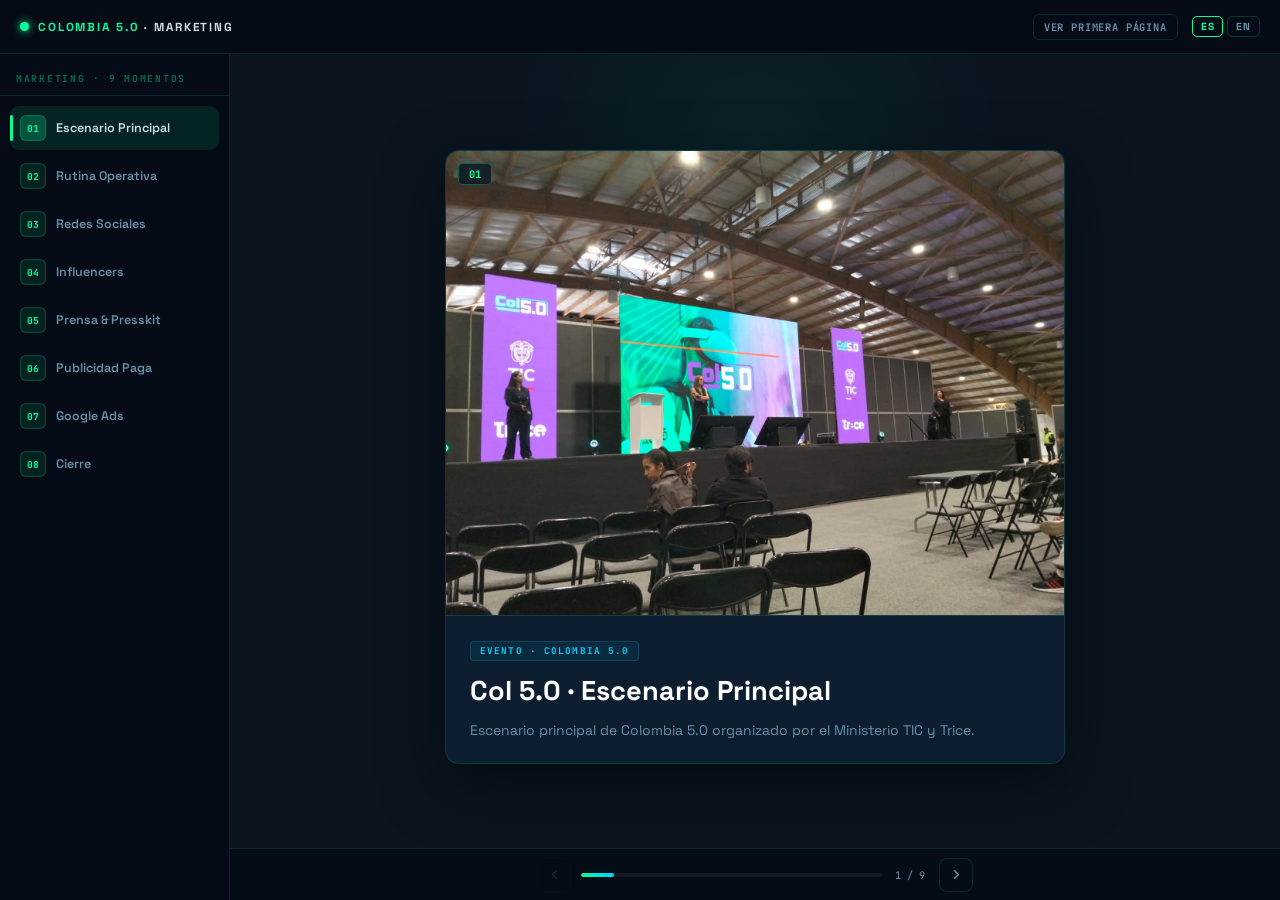
<file: segunda.html>
<!DOCTYPE html>
<html lang="es">
<head>
  <meta charset="UTF-8">
  <meta name="viewport" content="width=device-width, initial-scale=1.0">
  <title>Marketing de videojuegos 5.0</title>
  <link rel="preconnect" href="https://fonts.googleapis.com">
  <link rel="preconnect" href="https://fonts.gstatic.com" crossorigin>
  <link href="https://fonts.googleapis.com/css2?family=Space+Grotesk:wght@400;500;600;700;800&family=JetBrains+Mono:wght@400;700&display=swap" rel="stylesheet">
  <link rel="stylesheet" href="css/segunda.pagina.css">
</head>
<body>

<!-- TOP BAR -->
<header class="top-bar">
  <div style="display:flex;align-items:center;gap:12px;">
    <button class="burger" id="burger" aria-label="Menú">
      <span></span><span></span><span></span>
    </button>
    <div class="brand">
      <div class="brand-dot"></div>
      <span class="brand-txt"><em>Colombia 5.0</em> · Marketing</span>
    </div>
  </div>
  <div style="display:flex;align-items:center;gap:14px;">
    <a href="index.html" class="back-link" data-es="← Temas" data-en="← Topics"> ver primera página</a>
    <div class="lang-toggle">
      <button id="btn-es" class="active" onclick="setLang('es')">ES</button>
      <button id="btn-en" onclick="setLang('en')">EN</button>
    </div>
  </div>
</header>

<div class="layout">

  <!-- SIDEBAR -->
  <aside class="sidebar" id="sidebar">
    <div class="sidebar-header" data-es="Marketing · 9 momentos" data-en="Marketing · 9 moments">Marketing · 9 momentos</div>
    <ul class="nav-list">
      <li class="nav-item"><div class="nav-link active" onclick="goTo(0)" data-idx="0"><span class="nav-num">01</span><span class="nav-label" data-es="Escenario Principal" data-en="Main Stage">Escenario Principal</span></div></li>
      <li class="nav-item"><div class="nav-link" onclick="goTo(1)" data-idx="1"><span class="nav-num">02</span><span class="nav-label" data-es="Rutina Operativa" data-en="Operational Routine">Rutina Operativa</span></div></li>
      <li class="nav-item"><div class="nav-link" onclick="goTo(2)" data-idx="2"><span class="nav-num">03</span><span class="nav-label" data-es="Redes Sociales" data-en="Social Media">Redes Sociales</span></div></li>
      <li class="nav-item"><div class="nav-link" onclick="goTo(3)" data-idx="3"><span class="nav-num">04</span><span class="nav-label">Influencers</span></div></li>
      <li class="nav-item"><div class="nav-link" onclick="goTo(4)" data-idx="4"><span class="nav-num">05</span><span class="nav-label" data-es="Prensa & Presskit" data-en="Press & Presskit">Prensa & Presskit</span></div></li>
      <li class="nav-item"><div class="nav-link" onclick="goTo(5)" data-idx="5"><span class="nav-num">06</span><span class="nav-label" data-es="Publicidad Paga" data-en="Paid Advertising">Publicidad Paga</span></div></li>
      <li class="nav-item"><div class="nav-link" onclick="goTo(6)" data-idx="6"><span class="nav-num">07</span><span class="nav-label">Google Ads</span></div></li>
      <li class="nav-item"><div class="nav-link" onclick="goTo(8)" data-idx="8"><span class="nav-num">08</span><span class="nav-label" data-es="Cierre" data-en="Closing">Cierre</span></div></li>
    </ul>
  </aside>

  <div class="sidebar-overlay" id="overlay" onclick="closeSidebar()"></div>

  <!-- CONTENT -->
  <div class="content">

    <!-- ── 01 Escenario Principal ── -->
    <div class="slide active" id="slide-0">
      <div class="slide-card">
        <div class="img-slot" id="slot-0">
          <span class="slide-badge">01</span>
        <img src="img/Escenario Principal.jpeg"alt="Escenario Principal" onerror="imgErr(this)" style="width:100%;height:100%;object-fit:cover;display:block;transition:transform .5s ease;">
          </a>
          <div class="img-placeholder" id="ph-0" style="display:none">
            <svg viewBox="0 0 24 24" fill="none" stroke="currentColor" stroke-width="1.5"><rect x="3" y="3" width="18" height="18" rx="3"/><circle cx="8.5" cy="8.5" r="1.5"/><polyline points="21 15 16 10 5 21"/></svg>
            <span data-es="Imagen no disponible" data-en="Image unavailable">Imagen no disponible</span>
          </div>
        </div>
        <div class="slide-body">
          <span class="slide-tag" data-es="Evento · Colombia 5.0" data-en="Event · Colombia 5.0">Evento · Colombia 5.0</span>
          <h2 data-es="Col 5.0 · Escenario Principal" data-en="Col 5.0 · Main Stage">Col 5.0 · Escenario Principal</h2>
          <p data-es="Escenario principal de Colombia 5.0 organizado por el Ministerio TIC y Trice." data-en="Main stage of Colombia 5.0 organized by the Ministry of ICT and Trice.">Escenario principal de Colombia 5.0 organizado por el Ministerio TIC y Trice.</p>
        </div>
      </div>
    </div>

    <!-- ── 02 Rutina Operativa ── -->
    <div class="slide" id="slide-1">
      <div class="slide-card">
        <div class="img-slot" id="slot-1">
          <span class="slide-badge">02</span>
          <img src="img/ruta.jpeg" alt="Rutina Operativa" onerror="imgErr(this)" style="width:100%;height:100%;object-fit:cover;display:block;transition:transform .5s ease;">
          </a>
          <div class="img-placeholder" id="ph-1" style="display:none">
            <svg viewBox="0 0 24 24" fill="none" stroke="currentColor" stroke-width="1.5"><rect x="3" y="3" width="18" height="18" rx="3"/><circle cx="8.5" cy="8.5" r="1.5"/><polyline points="21 15 16 10 5 21"/></svg>
            <span data-es="Imagen no disponible" data-en="Image unavailable">Imagen no disponible</span>
          </div>
        </div>
        <div class="slide-body">
          <span class="slide-tag" data-es="Estrategia · Marketing" data-en="Strategy · Marketing">Estrategia · Marketing</span>
          <h2 data-es="Rutina Operativa" data-en="Operational Routine">Rutina Operativa</h2>
          <p data-es="Organización, Bloqueo de Agenda y Bajar a Ejecución." data-en="Organization, Agenda Blocking and Move to Execution.">Organización, Bloqueo de Agenda y Bajar a Ejecución.</p>
          <p data-es="El marketing NO es opcional, es parte del desarrollo." data-en="Marketing is NOT optional, it is part of development.">El marketing NO es opcional, es parte del desarrollo.</p>
        </div>
      </div>
    </div>

    <!-- ── 03 Redes Sociales ── -->
    <div class="slide" id="slide-2">
      <div class="slide-card">
        <div class="img-slot" id="slot-2">
          <span class="slide-badge">03</span>
          <img src="img/redes.jpeg" alt="Redes Sociales" onerror="imgErr(this)" style="width:100%;height:100%;object-fit:cover;display:block;transition:transform .5s ease;">
          <div class="img-placeholder" id="ph-2" style="display:none">
            <svg viewBox="0 0 24 24" fill="none" stroke="currentColor" stroke-width="1.5"><rect x="3" y="3" width="18" height="18" rx="3"/><circle cx="8.5" cy="8.5" r="1.5"/><polyline points="21 15 16 10 5 21"/></svg>
            <span data-es="Imagen no disponible" data-en="Image unavailable">Imagen no disponible</span>
          </div>
        </div>
        <div class="slide-body">
          <span class="slide-tag" data-es="Redes Sociales · Reddit" data-en="Social Media · Reddit">Redes Sociales · Reddit</span>
          <h2 data-es="8. Redes Sociales &amp; Reddit" data-en="8. Social Media &amp; Reddit">8. Redes Sociales &amp; Reddit</h2>
          <p>TikTok, IG Reels, YT Shorts, Twitter/Bsky.</p>
          <p data-es="Reddit orgánico y Reddit Ads para Steam Wishlists." data-en="Organic Reddit and Reddit Ads for Steam Wishlists.">Reddit orgánico y Reddit Ads para Steam Wishlists.</p>
        </div>
      </div>
    </div>

    <!-- ── 04 Influencers ── -->
    <div class="slide" id="slide-3">
      <div class="slide-card">
        <div class="img-slot" id="slot-3">
          <span class="slide-badge">04</span>
          <img src="img/influences.jpeg" alt="Influencers" onerror="imgErr(this)" style="width:100%;height:100%;object-fit:cover;display:block;transition:transform .5s ease;">
          <div class="img-placeholder" id="ph-3" style="display:none">
            <svg viewBox="0 0 24 24" fill="none" stroke="currentColor" stroke-width="1.5"><rect x="3" y="3" width="18" height="18" rx="3"/><circle cx="8.5" cy="8.5" r="1.5"/><polyline points="21 15 16 10 5 21"/></svg>
            <span data-es="Imagen no disponible" data-en="Image unavailable">Imagen no disponible</span>
          </div>
        </div>
        <div class="slide-body">
          <span class="slide-tag" data-es="Alcance · Comunidad" data-en="Reach · Community">Alcance · Comunidad</span>
          <h2>7. Influencers</h2>
          <p data-es="Contacto humano por Mail o Discord, acceso anticipado como incentivo." data-en="Human contact via Mail or Discord, early access as incentive.">Contacto humano por Mail o Discord, acceso anticipado como incentivo.</p>
          <p data-es="Y micro-influencers de nicho." data-en="And niche micro-influencers.">Y micro-influencers de nicho.</p>
        </div>
      </div>
    </div>

    <!-- ── 05 Prensa ── -->
    <div class="slide" id="slide-4">
      <div class="slide-card">
        <div class="img-slot" id="slot-4">
          <span class="slide-badge">05</span>
          <img src="img/prensa.jpeg" alt="Prensa" onerror="imgErr(this)" style="width:100%;height:100%;object-fit:cover;display:block;transition:transform .5s ease;">
          <div class="img-placeholder" id="ph-4" style="display:none">
            <svg viewBox="0 0 24 24" fill="none" stroke="currentColor" stroke-width="1.5"><rect x="3" y="3" width="18" height="18" rx="3"/><circle cx="8.5" cy="8.5" r="1.5"/><polyline points="21 15 16 10 5 21"/></svg>
            <span data-es="Imagen no disponible" data-en="Image unavailable">Imagen no disponible</span>
          </div>
        </div>
        <div class="slide-body">
          <span class="slide-tag" data-es="Prensa · Presskit" data-en="Press · Presskit">Prensa · Presskit</span>
          <h2 data-es="6. Prensa, Presskit &amp; Press Release" data-en="6. Press, Presskit &amp; Press Release">6. Prensa, Presskit &amp; Press Release</h2>
          <p data-es="Genera confianza y legitimidad." data-en="Build trust and legitimacy.">Genera confianza y legitimidad.</p>
          <p data-es="Presskit con Key Art, Screenshots y Trailer para IGN, GameRant y PCGamer." data-en="Presskit with Key Art, Screenshots and Trailer for IGN, GameRant and PCGamer.">Presskit con Key Art, Screenshots y Trailer para IGN, GameRant y PCGamer.</p>
        </div>
      </div>
    </div>

    <!-- ── 06 Publicidad Paga ── -->
    <div class="slide" id="slide-5">
      <div class="slide-card">
        <div class="img-slot" id="slot-5">
          <span class="slide-badge">06</span>
          <img src="img/pagos.jpeg" alt="Publicidad Paga" onerror="imgErr(this)" style="width:100%;height:100%;object-fit:cover;display:block;transition:transform .5s ease;">
          <div class="img-placeholder" id="ph-5" style="display:none">
            <svg viewBox="0 0 24 24" fill="none" stroke="currentColor" stroke-width="1.5"><rect x="3" y="3" width="18" height="18" rx="3"/><circle cx="8.5" cy="8.5" r="1.5"/><polyline points="21 15 16 10 5 21"/></svg>
            <span data-es="Imagen no disponible" data-en="Image unavailable">Imagen no disponible</span>
          </div>
        </div>
        <div class="slide-body">
          <span class="slide-tag" data-es="Publicidad · Ads" data-en="Advertising · Ads">Publicidad · Ads</span>
          <h2 data-es="9. Publicidad Paga · Ads" data-en="9. Paid Advertising · Ads">9. Publicidad Paga · Ads</h2>
          <p data-es="Impulsa tráfico de calidad a Steam para convertir en Wishlists." data-en="Drive quality traffic to Steam to convert into Wishlists.">Impulsa tráfico de calidad a Steam para convertir en Wishlists.</p>
          <p data-es="Segmentación para maximizar el ROI." data-en="Segmentation to maximize ROI.">Segmentación para maximizar el ROI.</p>
        </div>
      </div>
    </div>

    <!-- ── 07 Google Ads ── -->
    <div class="slide" id="slide-6">
      <div class="slide-card">
        <div class="img-slot" id="slot-6">
          cl <span class="slide-badge">07</span>
        <img src="img/ads.jpeg" alt="Google Ads" onerror="imgErr(this)" style="width:100%;height:100%;object-fit:cover;display:block;transition:transform .5s ease;">
          <div class="img-placeholder" id="ph-6" style="display:none">
            <svg viewBox="0 0 24 24" fill="none" stroke="currentColor" stroke-width="1.5"><rect x="3" y="3" width="18" height="18" rx="3"/><circle cx="8.5" cy="8.5" r="1.5"/><polyline points="21 15 16 10 5 21"/></svg>
            <span data-es="Imagen no disponible" data-en="Image unavailable">Imagen no disponible</span>
          </div>
        </div>
        <div class="slide-body">
          <span class="slide-tag" data-es="Datos · Google Ads" data-en="Data · Google Ads">Datos · Google Ads</span>
          <h2 data-es="Google Ads · Dashboard Real" data-en="Google Ads · Real Dashboard">Google Ads · Dashboard Real</h2>
          <p data-es="816 clics, 489K impresiones, CPC $1.50, costo $1.22K." data-en="816 clicks, 489K impressions, CPC $1.50, cost $1.22K.">816 clics, 489K impresiones, CPC $1.50, costo $1.22K.</p>
          <p data-es="Campañas reales mostradas en la charla." data-en="Real campaigns shown during the talk.">Campañas reales mostradas en la charla.</p>
        </div>
      </div>
    </div>


    <!-- ── 09 Cierre de Charla ── -->
    <div class="slide" id="slide-8">
      <div class="slide-card">
        <div class="img-slot" id="slot-8">
          <span class="slide-badge">09</span>
         <img src="img/gracias.jpeg" alt="Cierre de Charla" onerror="imgErr(this)" style="width:100%;height:100%;object-fit:cover;display:block;transition:transform .5s ease;">
          <div class="img-placeholder" id="ph-8" style="display:none">
            <svg viewBox="0 0 24 24" fill="none" stroke="currentColor" stroke-width="1.5"><rect x="3" y="3" width="18" height="18" rx="3"/><circle cx="8.5" cy="8.5" r="1.5"/><polyline points="21 15 16 10 5 21"/></svg>
            <span data-es="Imagen no disponible" data-en="Image unavailable">Imagen no disponible</span>
          </div>
        </div>
        <div class="slide-body">
          <span class="slide-tag" data-es="Cierre · Colombia 5.0" data-en="Closing · Colombia 5.0">Cierre · Colombia 5.0</span>
          <h2 data-es="¡Gracias! · Cierre de Charla" data-en="Thank You! · Talk Closing">¡Gracias! · Cierre de Charla</h2>
          <p data-es="Cierre de la charla de marketing para videojuegos indie." data-en="Closing of the indie video game marketing talk.">Cierre de la charla de marketing para videojuegos indie.</p>
          <p data-es="Loop Marketing en Colombia 5.0." data-en="Loop Marketing at Colombia 5.0.">Loop Marketing en Colombia 5.0.</p>
        </div>
      </div>
    </div>
<!-- ── 10 El Equipo ── -->
<div class="slide" id="slide-9">
  <div class="slide-card">
    <div class="img-slot" id="slot-9">
      <span class="slide-badge">10</span>
      <video controls style="width:50%; height:auto; border-radius:8px; display:block; margin:auto;">
        <source src="video/kevin.mp4" type="video/mp4">
      </video>
    </div>
  </div>
</div>



 
  
    <div class="bottom-bar">
      <button class="arr-btn" id="btn-prev" onclick="goTo(current-1)" disabled>
        <svg viewBox="0 0 24 24" fill="none" stroke="currentColor" stroke-width="2.5" stroke-linecap="round" stroke-linejoin="round"><polyline points="15 18 9 12 15 6"/></svg>
      </button>
      <div class="progress-track">
        <div class="progress-fill" id="progress-fill" style="width:11.11%"></div>
      </div>
      <span class="counter" id="counter">1 / 9</span>
      <button class="arr-btn" id="btn-next" onclick="goTo(current+1)">
        <svg viewBox="0 0 24 24" fill="none" stroke="currentColor" stroke-width="2.5" stroke-linecap="round" stroke-linejoin="round"><polyline points="9 18 15 12 9 6"/></svg>
      </button>
    </div>

    </div>
  </div>


  </div><!-- /content -->
</div><!-- /layout -->

<script src="js/segunda.js"></script>
</body>
</html>
</file>
<file: css/segunda.pagina.css>
:root {
      --bg:        #0a1520;
      --bg2:       #0d1e30;
      --bg3:       #0f2236;
      --accent:    #00ff9d;
      --accent2:   #00d2ff;
      --text:      #d0dde8;
      --text-dim:  #6a8fa8;
      --border:    rgba(0,255,157,.13);
      --radius:    14px;
      --nav-w:     230px;
      --top-h:     54px;
      --font-main: 'Space Grotesk', sans-serif;
      --font-mono: 'JetBrains Mono', monospace;
    }
    *, *::before, *::after { box-sizing: border-box; margin: 0; padding: 0; }
    html, body { height: 100%; overflow: hidden; }
    body {
      background: var(--bg);
      color: var(--text);
      font-family: var(--font-main);
      -webkit-font-smoothing: antialiased;
      display: flex;
      flex-direction: column;
    }

    /* ════ TOP BAR ════ */
    .top-bar {
      height: var(--top-h);
      background: rgba(5,12,22,.97);
      border-bottom: 1px solid var(--border);
      backdrop-filter: blur(20px);
      display: flex;
      align-items: center;
      justify-content: space-between;
      padding: 0 20px;
      flex-shrink: 0;
      z-index: 200;
    }
    .brand { display: flex; align-items: center; gap: 9px; }
    .brand-dot {
      width: 9px; height: 9px; border-radius: 50%;
      background: var(--accent);
      box-shadow: 0 0 9px var(--accent);
      animation: pulse 2.5s ease-in-out infinite;
    }
    @keyframes pulse {
      0%,100%{ opacity:1; transform:scale(1); }
      50%    { opacity:.35; transform:scale(.65); }
    }
    .brand-txt {
      font-size: .73rem; font-weight: 800;
      letter-spacing: .16em; text-transform: uppercase; color: var(--text);
    }
    .brand-txt em { color: var(--accent); font-style: normal; }
    .back-link {
      font-family: var(--font-mono); font-size: .65rem; font-weight: 700;
      letter-spacing: .08em; text-transform: uppercase;
      color: var(--text-dim); text-decoration: none;
      border: 1px solid var(--border); border-radius: 6px;
      padding: 5px 10px; transition: color .2s, border-color .2s;
    }
    .back-link:hover { color: var(--accent); border-color: var(--accent); }
    .lang-toggle { display: flex; gap: 4px; }
    .lang-toggle button {
      background: none; border: 1px solid rgba(0,255,157,.2);
      color: var(--text-dim); border-radius: 5px; padding: 3px 8px;
      font-size: .64rem; font-weight: 700; cursor: pointer;
      font-family: var(--font-main); letter-spacing: .08em;
      transition: border-color .2s, color .2s;
    }
    .lang-toggle button.active,
    .lang-toggle button:hover { border-color: var(--accent); color: var(--accent); }
    .burger {
      display: none; flex-direction: column; gap: 5px;
      width: 34px; height: 34px;
      background: none; border: none; cursor: pointer; padding: 5px;
    }
    .burger span {
      display: block; width: 100%; height: 2px;
      background: var(--text-dim); border-radius: 2px;
      transition: transform .3s, opacity .3s;
    }
    .burger.open span:nth-child(1){ transform: translateY(7px) rotate(45deg); }
    .burger.open span:nth-child(2){ opacity: 0; }
    .burger.open span:nth-child(3){ transform: translateY(-7px) rotate(-45deg); }

    /* ════ LAYOUT ════ */
    .layout { display: flex; flex: 1; overflow: hidden; position: relative; }

    /* ════ SIDEBAR ════ */
    .sidebar {
      width: var(--nav-w); flex-shrink: 0;
      background: rgba(5,12,22,.98);
      border-right: 1px solid var(--border);
      display: flex; flex-direction: column;
      overflow-y: auto;
      scrollbar-width: thin;
      scrollbar-color: rgba(0,255,157,.15) transparent;
      z-index: 100; transition: transform .3s ease;
    }
    .sidebar::-webkit-scrollbar { width: 4px; }
    .sidebar::-webkit-scrollbar-thumb { background: rgba(0,255,157,.15); border-radius: 2px; }
    .sidebar-header {
      padding: 18px 16px 10px;
      font-family: var(--font-mono);
      font-size: .6rem; font-weight: 700;
      letter-spacing: .18em; text-transform: uppercase;
      color: rgba(0,255,157,.4);
      border-bottom: 1px solid var(--border);
    }
    .nav-list { list-style: none; padding: 8px 0; flex: 1; }
    .nav-item { padding: 2px 10px; }
    .nav-link {
      display: flex; align-items: center; gap: 10px;
      padding: 9px 10px; border-radius: 9px;
      cursor: pointer; transition: background .2s; position: relative;
    }
    .nav-link:hover { background: rgba(0,255,157,.06); }
    .nav-link.active { background: rgba(0,255,157,.1); }
    .nav-link.active::before {
      content: ''; position: absolute; left: 0; top: 20%; bottom: 20%;
      width: 3px; background: var(--accent); border-radius: 2px;
    }
    .nav-num {
      font-family: var(--font-mono); font-size: .6rem; font-weight: 700;
      color: var(--accent); background: rgba(0,255,157,.1);
      border: 1px solid rgba(0,255,157,.2);
      width: 26px; height: 26px; border-radius: 6px;
      display: flex; align-items: center; justify-content: center;
      flex-shrink: 0; transition: background .2s;
    }
    .nav-link.active .nav-num { background: rgba(0,255,157,.22); }
    .nav-label {
      font-size: .78rem; font-weight: 600; color: var(--text-dim);
      line-height: 1.2; transition: color .2s;
    }
    .nav-link:hover .nav-label,
    .nav-link.active .nav-label { color: var(--text); }

    /* ════ CONTENT ════ */
    .content { flex: 1; overflow: hidden; position: relative; }

    /* ════ SLIDES ════ */
    .slide {
      position: absolute; inset: 0;
      display: flex; align-items: center; justify-content: center;
      padding: 24px 32px 64px;
      opacity: 0; transform: translateX(32px);
      pointer-events: none;
      transition: opacity .38s ease, transform .38s ease;
    }
    .slide.active { opacity: 1; transform: translateX(0); pointer-events: auto; }
    .slide.exit-left { opacity: 0; transform: translateX(-32px); }
    .slide::before {
      content: ''; position: absolute;
      top: -160px; left: 50%; transform: translateX(-50%);
      width: 500px; height: 500px;
      background: radial-gradient(circle, rgba(0,255,157,.05) 0%, transparent 70%);
      pointer-events: none;
    }

    /* ════ CARD ════ */
    .slide-card {
      background: var(--bg2);
      border: 1px solid var(--border);
      border-radius: var(--radius);
      overflow: hidden;
      width: 100%; max-width: 620px;
      display: flex; flex-direction: column;
      box-shadow: 0 20px 60px rgba(0,0,0,.5);
      max-height: calc(100vh - var(--top-h) - 56px);
    }

    /* ════ IMAGE SLOT ════ */
.img-slot{
    width: 100%;
    height: auto;
    min-height: 320px;
    background: var(--bg3);
    border-bottom: 1px solid var(--border);
    position: relative;
    flex-shrink: 0;
    overflow: visible;
}

.img-slot video{
    width: 75%;
    height: auto;
    display: block;
    margin: 0 auto;
}

    /* Placeholder shown when no image / image fails */
    .img-placeholder {
      position: absolute; inset: 0;
      display: flex; flex-direction: column;
      align-items: center; justify-content: center;
      gap: 10px;
      color: var(--text-dim);
      font-family: var(--font-mono);
      font-size: .68rem; letter-spacing: .12em; text-transform: uppercase;
    }
    .img-placeholder svg {
      width: 40px; height: 40px;
      color: rgba(0,255,157,.25);
    }
    .img-placeholder span { opacity: .5; }

    /* Dashed border frame inside slot */
    .img-frame {
      position: absolute; inset: 12px;
      border: 2px dashed rgba(0,255,157,.15);
      border-radius: 8px;
      pointer-events: none;
    }

    /* Real image on top of placeholder */
    .img-slot img.card-img {
      position: absolute; inset: 0;
      width: 100%; height: 100%;
      object-fit: cover; display: block;
      transition: transform .6s ease, opacity .3s;
      opacity: 0; /* hidden until loaded */
    }
    .img-slot img.card-img.loaded { opacity: 1; }
    .slide.active .img-slot img.card-img.loaded { transform: scale(1.04); }

    /* upload button */
    .img-upload-btn {
      position: absolute; bottom: 10px; right: 10px;
      background: rgba(10,21,32,.85);
      border: 1px solid rgba(0,255,157,.3);
      color: var(--accent);
      font-family: var(--font-mono); font-size: .6rem; font-weight: 700;
      letter-spacing: .1em; text-transform: uppercase;
      padding: 5px 11px; border-radius: 6px;
      cursor: pointer; backdrop-filter: blur(6px);
      transition: background .2s, border-color .2s;
      z-index: 3;
    }
    .img-upload-btn:hover {
      background: rgba(0,255,157,.12);
      border-color: var(--accent);
    }
    .img-upload-input { display: none; }

    /* badge */
    .slide-badge {
      position: absolute; top: 12px; left: 12px;
      font-family: var(--font-mono); font-size: .65rem; font-weight: 700;
      color: var(--accent);
      background: rgba(10,21,32,.82);
      border: 1px solid rgba(0,255,157,.3);
      padding: 3px 10px; border-radius: 5px;
      z-index: 4; backdrop-filter: blur(6px);
    }

    /* ════ CARD BODY ════ */
    .slide-body { padding: 22px 24px 20px; overflow-y: auto; }
    .slide-tag {
      display: inline-block;
      font-family: var(--font-mono); font-size: .58rem; font-weight: 700;
      letter-spacing: .12em; text-transform: uppercase;
      color: var(--accent2);
      background: rgba(0,210,255,.07);
      border: 1px solid rgba(0,210,255,.16);
      padding: 3px 9px; border-radius: 4px; margin-bottom: 12px;
    }
    .slide-body h2 {
      font-size: clamp(1.2rem, 2.5vw, 1.7rem);
      font-weight: 800; color: #fff; margin-bottom: 11px;
    }
    .slide-body p {
      font-size: .87rem; color: var(--text-dim);
      line-height: 1.72; margin-bottom: 8px;
    }
    .slide-body p:last-child { margin-bottom: 0; }

    /* ════ BOTTOM BAR ════ */
    .bottom-bar {
      position: absolute; bottom: 0; left: 0; right: 0;
      height: 52px;
      background: rgba(5,12,22,.93);
      border-top: 1px solid var(--border);
      backdrop-filter: blur(12px);
      display: flex; align-items: center; justify-content: center;
      gap: 10px; z-index: 10;
    }
    .arr-btn {
      background: none; border: 1px solid var(--border);
      color: var(--text-dim); width: 34px; height: 34px;
      border-radius: 8px; cursor: pointer;
      display: flex; align-items: center; justify-content: center;
      transition: border-color .2s, color .2s, background .2s; flex-shrink: 0;
    }
    .arr-btn:hover:not(:disabled) {
      border-color: var(--accent); color: var(--accent);
      background: rgba(0,255,157,.06);
    }
    .arr-btn:disabled { opacity: .2; cursor: default; }
    .arr-btn svg { width: 15px; height: 15px; }
    .progress-track {
      flex: 1; max-width: 300px; height: 4px;
      background: rgba(255,255,255,.06); border-radius: 2px; overflow: hidden;
    }
    .progress-fill {
      height: 100%;
      background: linear-gradient(90deg, var(--accent), var(--accent2));
      border-radius: 2px; transition: width .38s ease;
    }
    .counter {
      font-family: var(--font-mono); font-size: .65rem; color: var(--text-dim);
      white-space: nowrap; min-width: 38px; text-align: center;
    }

    /* ════ MOBILE ════ */
    .sidebar-overlay {
      display: none; position: fixed; inset: 0; top: var(--top-h);
      background: rgba(0,0,0,.6); z-index: 99;
    }
    .sidebar-overlay.open { display: block; }

    @media (max-width: 700px) {
      :root { --nav-w: 200px; }
      .sidebar {
        position: fixed; top: var(--top-h); bottom: 0; left: 0;
        transform: translateX(-100%); z-index: 100;
      }
      .sidebar.open { transform: translateX(0); }
      .burger { display: flex; }
      .slide { padding: 14px 14px 60px; }
      .img-slot { height: 220px; }
      .slide-body { padding: 16px 15px; }
    }
</file>
